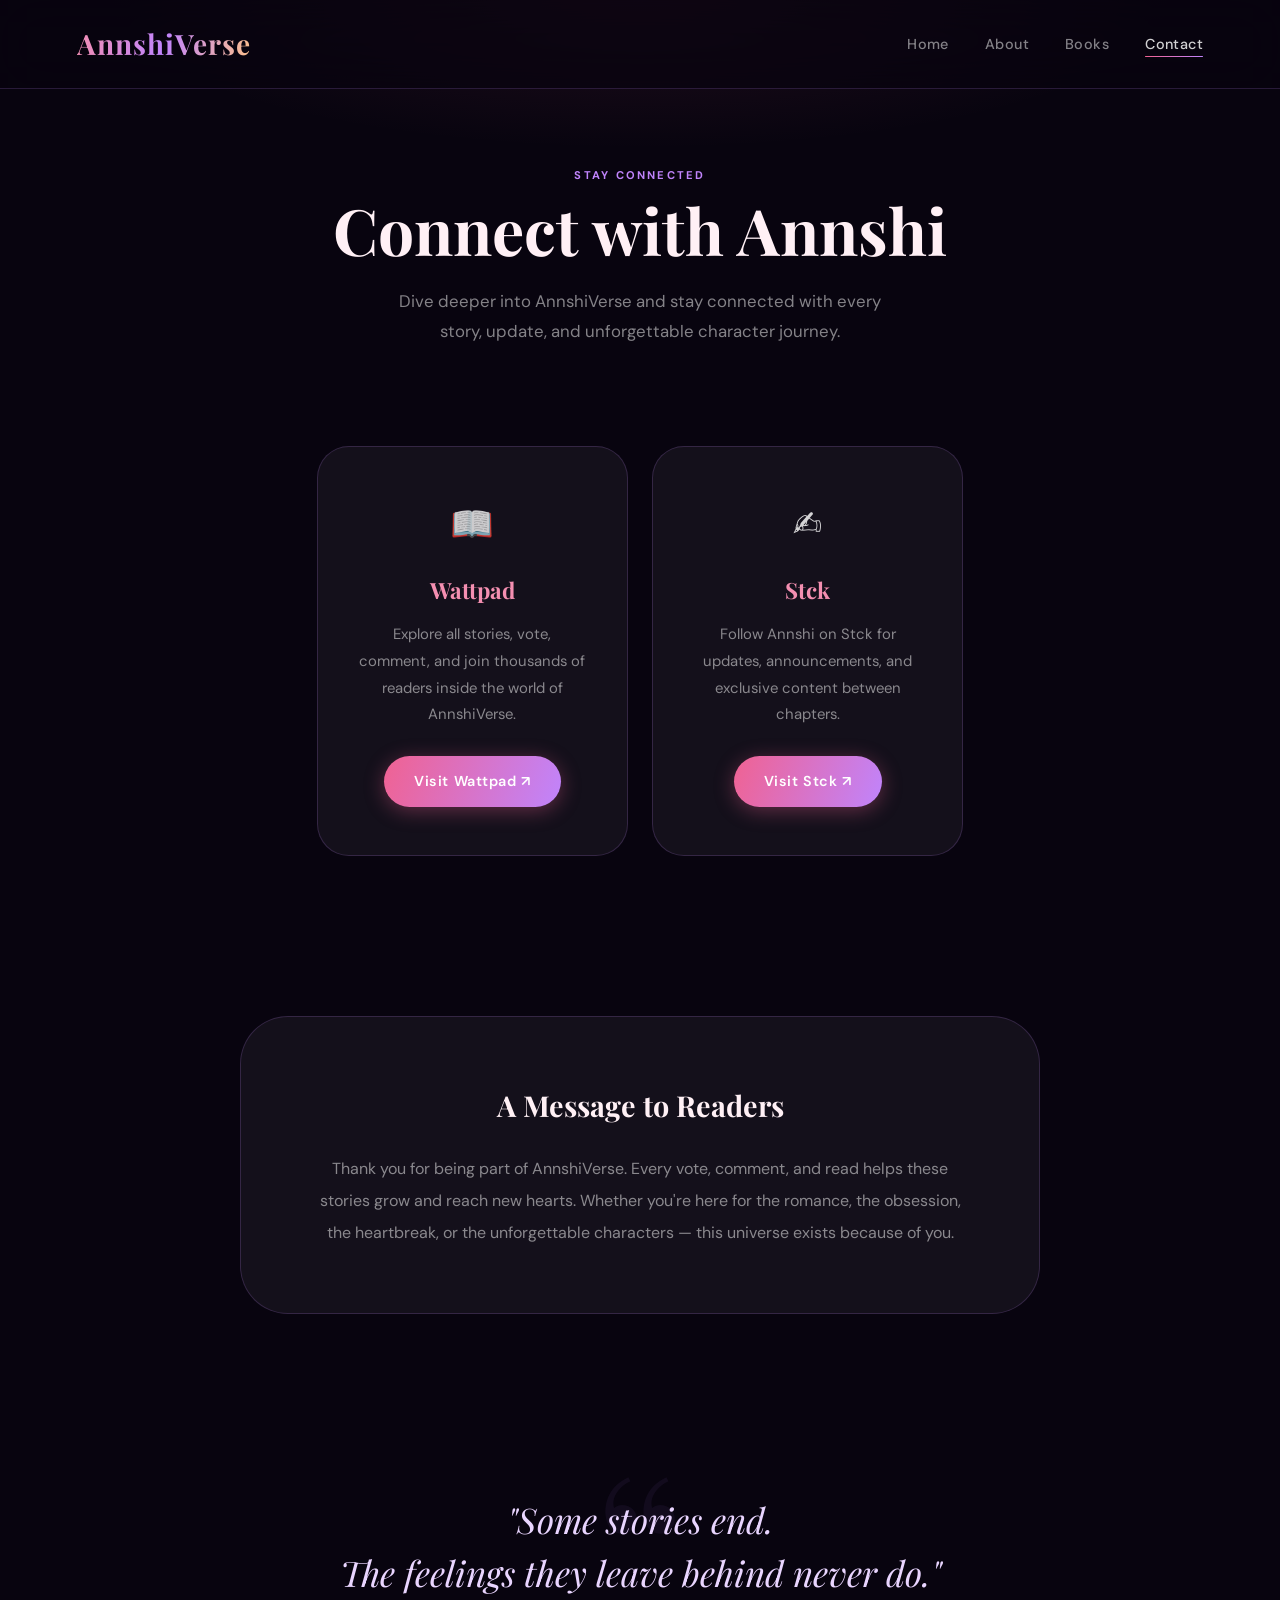
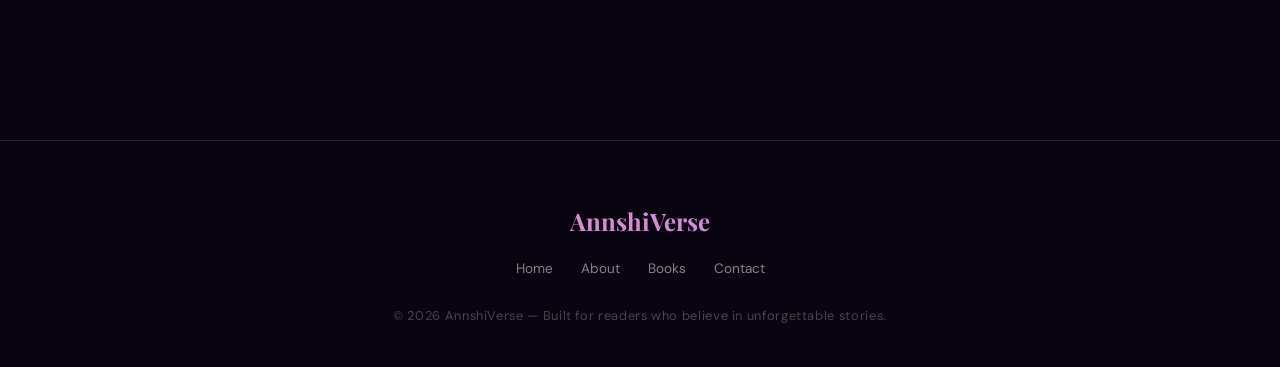
<file: contact.html>
<!DOCTYPE html>
<html lang="en">
<head>
  <meta charset="UTF-8">
  <meta name="viewport" content="width=device-width, initial-scale=1.0">
  <meta name="description" content="Connect with Annshi — follow AnnshiVerse on Wattpad and Stck for new stories and updates.">
  <title>Contact | AnnshiVerse</title>
  <link rel="stylesheet" href="style.css">
</head>
<body>

  <!-- NAVIGATION -->
  <nav id="navbar">
    <div class="logo">AnnshiVerse</div>
    <button class="nav-toggle" id="navToggle" aria-label="Toggle navigation">
      <span></span><span></span><span></span>
    </button>
    <ul id="navMenu">
      <li><a href="index.html">Home</a></li>
      <li><a href="about.html">About</a></li>
      <li><a href="books.html">Books</a></li>
      <li><a href="contact.html" class="active">Contact</a></li>
    </ul>
  </nav>

  <!-- CONTACT HERO -->
  <section class="contact-hero">
    <div class="contact-hero-inner">
      <span class="section-label reveal">Stay Connected</span>
      <h1 class="reveal" style="margin-top:8px;">Connect with Annshi</h1>
      <p class="reveal reveal-delay-1">
        Dive deeper into AnnshiVerse and stay connected with every story,
        update, and unforgettable character journey.
      </p>
    </div>
  </section>

  <!-- CONTACT CARDS -->
  <section class="contact-container">
    <div class="contact-card reveal reveal-delay-1">
      <div class="contact-icon">📖</div>
      <h2>Wattpad</h2>
      <p>
        Explore all stories, vote, comment, and join thousands
        of readers inside the world of AnnshiVerse.
      </p>
      <a href="https://www.wattpad.com/user/annshiik2"
         target="_blank"
         rel="noopener noreferrer"
         class="contact-btn">
        Visit Wattpad ↗
      </a>
    </div>

    <div class="contact-card reveal reveal-delay-2">
      <div class="contact-icon">✍️</div>
      <h2>Stck</h2>
      <p>
        Follow Annshi on Stck for updates,
        announcements, and exclusive content between chapters.
      </p>
      <a href="https://anshiik1.stck.me"
         target="_blank"
         rel="noopener noreferrer"
         class="contact-btn">
        Visit Stck ↗
      </a>
    </div>
  </section>

  <!-- READER MESSAGE -->
  <section class="reader-message">
    <div class="reader-message-box reveal">
      <h2>A Message to Readers</h2>
      <p>
        Thank you for being part of AnnshiVerse. Every vote, comment,
        and read helps these stories grow and reach new hearts.
        Whether you're here for the romance, the obsession,
        the heartbreak, or the unforgettable characters —
        this universe exists because of you.
      </p>
    </div>
  </section>

  <!-- CLOSING QUOTE -->
  <section class="quote-section reveal">
    <p class="quote-text">
      "Some stories end.<br>The feelings they leave behind never do."
    </p>
  </section>

  <!-- FOOTER -->
  <footer>
    <div class="footer-logo">AnnshiVerse</div>
    <ul class="footer-links">
      <li><a href="index.html">Home</a></li>
      <li><a href="about.html">About</a></li>
      <li><a href="books.html">Books</a></li>
      <li><a href="contact.html">Contact</a></li>
    </ul>
    <p>© 2026 AnnshiVerse — Built for readers who believe in unforgettable stories.</p>
  </footer>

  <script src="main.js"></script>
</body>
</html>
</file>
<file: style.css>
/* =============================================
   ANNSHIVERSE — Global Stylesheet
   Brand: Dreamy · Elegant · Dark Romance
   ============================================= */

/* ── GOOGLE FONTS ── */
@import url('https://fonts.googleapis.com/css2?family=Playfair+Display:ital,wght@0,400;0,600;0,700;1,400;1,600&family=DM+Sans:ital,wght@0,300;0,400;0,500;0,600;1,300&display=swap');

/* ── DESIGN TOKENS ── */
:root {
  --midnight:   #08040f;
  --deep-plum:  #130820;
  --plum:       #1e0d35;
  --rose:       #f06292;
  --rose-light: #f48fb1;
  --rose-glow:  rgba(240, 98, 146, 0.25);
  --lavender:   #c084fc;
  --lav-soft:   #e9d5ff;
  --lav-glow:   rgba(192, 132, 252, 0.2);
  --peach:      #fbbf8a;
  --blush:      #fff0f5;
  --white-80:   rgba(255, 255, 255, 0.82);
  --white-50:   rgba(255, 255, 255, 0.5);
  --white-20:   rgba(255, 255, 255, 0.08);
  --white-10:   rgba(255, 255, 255, 0.05);
  --border:     rgba(192, 132, 252, 0.18);
  --border-hover: rgba(240, 98, 146, 0.4);

  --ff-display: 'Playfair Display', Georgia, serif;
  --ff-body:    'DM Sans', system-ui, sans-serif;

  --radius-sm:  12px;
  --radius-md:  20px;
  --radius-lg:  32px;
  --radius-xl:  48px;

  --shadow-rose: 0 0 40px rgba(240, 98, 146, 0.3), 0 0 80px rgba(240, 98, 146, 0.12);
  --shadow-lav:  0 0 30px rgba(192, 132, 252, 0.2);
  --shadow-card: 0 8px 40px rgba(0, 0, 0, 0.4);

  --transition: 0.35s cubic-bezier(0.4, 0, 0.2, 1);
}

/* ── RESET ── */
*, *::before, *::after {
  margin: 0;
  padding: 0;
  box-sizing: border-box;
}

html {
  scroll-behavior: smooth;
  font-size: 16px;
}

body {
  font-family: var(--ff-body);
  background-color: var(--midnight);
  color: var(--white-80);
  overflow-x: hidden;
  line-height: 1.7;
  -webkit-font-smoothing: antialiased;
}

img { display: block; max-width: 100%; }

a { color: inherit; text-decoration: none; }

/* ── SCROLLBAR ── */
::-webkit-scrollbar { width: 6px; }
::-webkit-scrollbar-track { background: var(--midnight); }
::-webkit-scrollbar-thumb {
  background: linear-gradient(180deg, var(--rose), var(--lavender));
  border-radius: 99px;
}

/* ── SELECTION ── */
::selection {
  background: rgba(240, 98, 146, 0.3);
  color: var(--blush);
}

/* =============================================
   NAVIGATION
   ============================================= */
nav {
  position: fixed;
  top: 0;
  left: 0;
  right: 0;
  z-index: 1000;
  display: flex;
  justify-content: space-between;
  align-items: center;
  padding: 20px 6%;
  background: rgba(8, 4, 15, 0.7);
  backdrop-filter: blur(24px);
  -webkit-backdrop-filter: blur(24px);
  border-bottom: 1px solid var(--border);
  transition: padding var(--transition);
}

nav.scrolled {
  padding: 14px 6%;
}

.logo {
  font-family: var(--ff-display);
  font-size: 1.75rem;
  font-weight: 700;
  letter-spacing: 1px;
  background: linear-gradient(100deg, var(--rose-light), var(--lavender), var(--peach));
  -webkit-background-clip: text;
  -webkit-text-fill-color: transparent;
  background-clip: text;
}

nav ul {
  display: flex;
  gap: 36px;
  list-style: none;
}

nav a {
  font-size: 0.9rem;
  font-weight: 500;
  color: var(--white-50);
  letter-spacing: 0.03em;
  transition: color var(--transition);
  position: relative;
  padding-bottom: 4px;
}

nav a::after {
  content: '';
  position: absolute;
  bottom: 0;
  left: 0;
  width: 0;
  height: 1.5px;
  background: linear-gradient(90deg, var(--rose), var(--lavender));
  transition: width var(--transition);
  border-radius: 99px;
}

nav a:hover,
nav a.active {
  color: var(--white-80);
}

nav a:hover::after,
nav a.active::after {
  width: 100%;
}

/* Hamburger (mobile) */
.nav-toggle {
  display: none;
  flex-direction: column;
  gap: 5px;
  cursor: pointer;
  padding: 4px;
}

.nav-toggle span {
  display: block;
  width: 24px;
  height: 2px;
  background: var(--rose-light);
  border-radius: 99px;
  transition: var(--transition);
}

/* =============================================
   HERO — INDEX
   ============================================= */
.hero {
  min-height: 100vh;
  display: flex;
  flex-direction: column;
  justify-content: center;
  align-items: center;
  text-align: center;
  padding: 120px 6% 80px;
  position: relative;
  overflow: hidden;
}

/* Ambient orb backgrounds */
.hero::before,
.hero::after {
  content: '';
  position: absolute;
  border-radius: 50%;
  filter: blur(100px);
  pointer-events: none;
}

.hero::before {
  width: 600px;
  height: 600px;
  background: radial-gradient(circle, rgba(192, 132, 252, 0.15) 0%, transparent 70%);
  top: -100px;
  right: -100px;
}

.hero::after {
  width: 500px;
  height: 500px;
  background: radial-gradient(circle, rgba(240, 98, 146, 0.13) 0%, transparent 70%);
  bottom: -80px;
  left: -80px;
}

/* Floating particles canvas */
#particles-canvas {
  position: absolute;
  inset: 0;
  pointer-events: none;
  z-index: 0;
}

.hero-content {
  position: relative;
  z-index: 1;
  max-width: 820px;
}

/* Profile image */
.profile-img {
  width: 180px;
  height: 180px;
  border-radius: 50%;
  object-fit: cover;
  border: 2px solid rgba(240, 98, 146, 0.5);
  box-shadow: var(--shadow-rose);
  transition: transform var(--transition), box-shadow var(--transition);
}

.profile-img:hover {
  transform: scale(1.04);
  box-shadow: 0 0 60px rgba(240, 98, 146, 0.45), 0 0 120px rgba(240, 98, 146, 0.15);
}

/* Eyebrow label */
.hero-eyebrow {
  display: inline-block;
  font-size: 0.75rem;
  font-weight: 600;
  letter-spacing: 0.18em;
  text-transform: uppercase;
  color: var(--lavender);
  margin-top: 32px;
  margin-bottom: 12px;
  opacity: 0;
  transform: translateY(12px);
  animation: fadeUp 0.7s 0.3s forwards;
}

.hero h1 {
  font-family: var(--ff-display);
  font-size: clamp(2.8rem, 6vw, 5.2rem);
  font-weight: 700;
  line-height: 1.12;
  color: var(--blush);
  opacity: 0;
  transform: translateY(16px);
  animation: fadeUp 0.7s 0.5s forwards;
}

.hero h1 em {
  font-style: italic;
  background: linear-gradient(100deg, var(--rose-light), var(--lavender));
  -webkit-background-clip: text;
  -webkit-text-fill-color: transparent;
  background-clip: text;
}

.tagline {
  font-family: var(--ff-display);
  font-style: italic;
  font-size: clamp(1rem, 2vw, 1.25rem);
  color: var(--rose-light);
  margin-top: 20px;
  opacity: 0;
  transform: translateY(12px);
  animation: fadeUp 0.7s 0.7s forwards;
}

.description {
  font-size: 1rem;
  color: var(--white-50);
  max-width: 620px;
  margin: 20px auto 0;
  line-height: 1.9;
  opacity: 0;
  transform: translateY(12px);
  animation: fadeUp 0.7s 0.85s forwards;
}

.hero-buttons {
  display: flex;
  justify-content: center;
  gap: 16px;
  flex-wrap: wrap;
  margin-top: 40px;
  opacity: 0;
  transform: translateY(12px);
  animation: fadeUp 0.7s 1s forwards;
}

/* Scroll indicator */
.scroll-hint {
  position: absolute;
  bottom: 36px;
  left: 50%;
  transform: translateX(-50%);
  display: flex;
  flex-direction: column;
  align-items: center;
  gap: 8px;
  color: var(--white-50);
  font-size: 0.7rem;
  letter-spacing: 0.12em;
  text-transform: uppercase;
  z-index: 1;
  opacity: 0;
  animation: fadeUp 0.7s 1.3s forwards;
}

.scroll-hint-line {
  width: 1px;
  height: 48px;
  background: linear-gradient(to bottom, var(--lavender), transparent);
  animation: scrollPulse 2s infinite;
}

/* =============================================
   BUTTONS
   ============================================= */
.btn,
.btn-secondary,
.read-btn,
.contact-btn {
  display: inline-flex;
  align-items: center;
  gap: 8px;
  padding: 13px 30px;
  border-radius: 99px;
  font-family: var(--ff-body);
  font-size: 0.9rem;
  font-weight: 600;
  letter-spacing: 0.04em;
  cursor: pointer;
  transition: transform var(--transition), box-shadow var(--transition), background var(--transition);
  border: none;
  white-space: nowrap;
}

.btn,
.read-btn,
.contact-btn {
  background: linear-gradient(110deg, var(--rose), var(--lavender));
  color: white;
  box-shadow: 0 4px 20px rgba(240, 98, 146, 0.35);
}

.btn:hover,
.read-btn:hover,
.contact-btn:hover {
  transform: translateY(-3px);
  box-shadow: 0 8px 32px rgba(240, 98, 146, 0.5), 0 0 0 1px rgba(240, 98, 146, 0.2);
}

.btn-secondary {
  background: transparent;
  color: var(--white-80);
  border: 1.5px solid var(--border-hover);
}

.btn-secondary:hover {
  background: rgba(240, 98, 146, 0.1);
  border-color: var(--rose-light);
  transform: translateY(-3px);
}

/* =============================================
   GLASS CARD — shared component
   ============================================= */
.glass {
  background: var(--white-10);
  backdrop-filter: blur(20px);
  -webkit-backdrop-filter: blur(20px);
  border: 1px solid var(--border);
  border-radius: var(--radius-lg);
  transition: border-color var(--transition), transform var(--transition), box-shadow var(--transition);
}

.glass:hover {
  border-color: rgba(240, 98, 146, 0.25);
  box-shadow: var(--shadow-card);
}

/* =============================================
   STATS SECTION
   ============================================= */
.stats {
  display: flex;
  justify-content: center;
  flex-wrap: wrap;
  gap: 20px;
  padding: 80px 6%;
}

.stat-card {
  background: var(--white-10);
  backdrop-filter: blur(20px);
  border: 1px solid var(--border);
  border-radius: var(--radius-md);
  padding: 36px 48px;
  text-align: center;
  min-width: 200px;
  transition: border-color var(--transition), transform var(--transition);
}

.stat-card:hover {
  border-color: var(--border-hover);
  transform: translateY(-4px);
}

.stat-card h2 {
  font-family: var(--ff-display);
  font-size: 3rem;
  font-weight: 700;
  background: linear-gradient(135deg, var(--rose-light), var(--lavender));
  -webkit-background-clip: text;
  -webkit-text-fill-color: transparent;
  background-clip: text;
  line-height: 1;
}

.stat-card p {
  font-size: 0.85rem;
  font-weight: 500;
  letter-spacing: 0.08em;
  text-transform: uppercase;
  color: var(--white-50);
  margin-top: 8px;
}

/* =============================================
   QUOTE SECTION
   ============================================= */
.quote-section {
  padding: 100px 6%;
  text-align: center;
  position: relative;
}

.quote-section::before {
  content: '\201C';
  position: absolute;
  top: 40px;
  left: 50%;
  transform: translateX(-50%);
  font-family: var(--ff-display);
  font-size: 14rem;
  color: rgba(192, 132, 252, 0.06);
  line-height: 1;
  pointer-events: none;
  user-select: none;
}

.quote-text {
  font-family: var(--ff-display);
  font-style: italic;
  font-size: clamp(1.5rem, 3vw, 2.2rem);
  color: var(--lav-soft);
  line-height: 1.5;
  max-width: 800px;
  margin: 0 auto;
  position: relative;
}

.quote-author {
  font-size: 0.85rem;
  letter-spacing: 0.1em;
  text-transform: uppercase;
  color: var(--rose-light);
  margin-top: 24px;
}

/* =============================================
   SECTION HEADING — shared
   ============================================= */
.section-label {
  font-size: 0.7rem;
  font-weight: 700;
  letter-spacing: 0.2em;
  text-transform: uppercase;
  color: var(--lavender);
  margin-bottom: 12px;
}

.section-title {
  font-family: var(--ff-display);
  font-size: clamp(2rem, 4vw, 3rem);
  font-weight: 700;
  color: var(--blush);
  line-height: 1.2;
}

.section-subtitle {
  font-size: 1rem;
  color: var(--white-50);
  max-width: 560px;
  margin: 16px auto 0;
  line-height: 1.8;
}

/* =============================================
   ABOUT PAGE
   ============================================= */
.about-hero {
  min-height: 100vh;
  display: flex;
  align-items: center;
  justify-content: center;
  padding: 120px 6% 80px;
  text-align: center;
  position: relative;
  overflow: hidden;
}

.about-hero::before {
  content: '';
  position: absolute;
  inset: 0;
  background:
    radial-gradient(ellipse 60% 50% at 50% 20%, rgba(192, 132, 252, 0.12) 0%, transparent 60%),
    radial-gradient(ellipse 40% 40% at 80% 80%, rgba(240, 98, 146, 0.1) 0%, transparent 60%);
  pointer-events: none;
}

.about-hero-inner {
  position: relative;
  z-index: 1;
  max-width: 800px;
}

.about-hero .profile-img {
  width: 200px;
  height: 200px;
  margin: 0 auto 32px;
}

.about-intro-text {
  font-size: 1.05rem;
  color: var(--white-50);
  line-height: 2;
  margin-top: 24px;
}

.about-intro-text + .about-intro-text {
  margin-top: 16px;
}

/* Writing style cards */
.style-section {
  padding: 100px 6%;
  text-align: center;
}

.style-grid {
  display: grid;
  grid-template-columns: repeat(3, 1fr);
  gap: 24px;
  margin-top: 56px;
  max-width: 1100px;
  margin-left: auto;
  margin-right: auto;
}

.style-card {
  background: var(--white-10);
  border: 1px solid var(--border);
  border-radius: var(--radius-md);
  padding: 40px 32px;
  text-align: left;
  transition: border-color var(--transition), transform var(--transition), box-shadow var(--transition);
  position: relative;
  overflow: hidden;
}

.style-card::before {
  content: '';
  position: absolute;
  top: 0;
  left: 0;
  right: 0;
  height: 2px;
  background: linear-gradient(90deg, var(--rose), var(--lavender));
  opacity: 0;
  transition: opacity var(--transition);
}

.style-card:hover {
  border-color: rgba(240, 98, 146, 0.3);
  transform: translateY(-6px);
  box-shadow: 0 12px 40px rgba(0, 0, 0, 0.35);
}

.style-card:hover::before {
  opacity: 1;
}

.style-card-icon {
  font-size: 2rem;
  margin-bottom: 20px;
}

.style-card h3 {
  font-family: var(--ff-display);
  font-size: 1.3rem;
  font-weight: 700;
  color: var(--rose-light);
  margin-bottom: 12px;
}

.style-card p {
  font-size: 0.95rem;
  color: var(--white-50);
  line-height: 1.8;
}

/* Philosophy */
.philosophy-section {
  padding: 100px 6%;
  display: flex;
  justify-content: center;
}

.philosophy-box {
  background: var(--white-10);
  border: 1px solid var(--border);
  border-radius: var(--radius-xl);
  padding: 64px 72px;
  max-width: 800px;
  text-align: center;
  position: relative;
}

.philosophy-box::before {
  content: '';
  position: absolute;
  inset: -1px;
  border-radius: var(--radius-xl);
  background: linear-gradient(135deg, rgba(240, 98, 146, 0.2), rgba(192, 132, 252, 0.2));
  z-index: -1;
}

.philosophy-box .big-quote {
  font-family: var(--ff-display);
  font-style: italic;
  font-size: clamp(1.3rem, 2.5vw, 1.8rem);
  color: var(--lav-soft);
  line-height: 1.6;
}

/* Journey / Timeline */
.journey-section {
  padding: 100px 6%;
  text-align: center;
}

.timeline {
  display: grid;
  grid-template-columns: repeat(3, 1fr);
  gap: 0;
  margin-top: 56px;
  max-width: 1100px;
  margin-left: auto;
  margin-right: auto;
  position: relative;
}

.timeline::before {
  content: '';
  position: absolute;
  top: 40px;
  left: 16.67%;
  right: 16.67%;
  height: 1px;
  background: linear-gradient(90deg, transparent, var(--rose), var(--lavender), transparent);
}

.timeline-item {
  padding: 0 32px;
  text-align: center;
}

.timeline-dot {
  width: 16px;
  height: 16px;
  border-radius: 50%;
  background: linear-gradient(135deg, var(--rose), var(--lavender));
  margin: 32px auto 24px;
  box-shadow: 0 0 20px rgba(240, 98, 146, 0.5);
  position: relative;
  z-index: 1;
}

.timeline-item h3 {
  font-family: var(--ff-display);
  font-size: 1.2rem;
  color: var(--rose-light);
  margin-bottom: 12px;
}

.timeline-item p {
  font-size: 0.92rem;
  color: var(--white-50);
  line-height: 1.8;
}

/* =============================================
   BOOKS PAGE
   ============================================= */
.books-header {
  padding: 160px 6% 80px;
  text-align: center;
  position: relative;
  overflow: hidden;
}

.books-header::before {
  content: '';
  position: absolute;
  inset: 0;
  background: radial-gradient(ellipse 70% 60% at 50% 0%, rgba(192, 132, 252, 0.1) 0%, transparent 70%);
  pointer-events: none;
}

.books-header-inner {
  position: relative;
  z-index: 1;
}

.books-header h1 {
  font-family: var(--ff-display);
  font-size: clamp(2.5rem, 5vw, 4.2rem);
  color: var(--blush);
  line-height: 1.1;
}

.books-header p {
  font-size: 1.05rem;
  color: var(--white-50);
  max-width: 540px;
  margin: 20px auto 0;
  line-height: 1.8;
}

.books-container {
  padding: 40px 6% 100px;
  max-width: 1200px;
  margin: 0 auto;
}

.book-card {
  display: grid;
  grid-template-columns: 280px 1fr;
  gap: 56px;
  background: var(--white-10);
  border: 1px solid var(--border);
  border-radius: var(--radius-lg);
  padding: 48px;
  margin-bottom: 40px;
  transition: border-color var(--transition), transform var(--transition), box-shadow var(--transition);
  position: relative;
  overflow: hidden;
}

.book-card::before {
  content: '';
  position: absolute;
  left: 0;
  top: 0;
  bottom: 0;
  width: 3px;
  background: linear-gradient(to bottom, var(--rose), var(--lavender));
  opacity: 0;
  transition: opacity var(--transition);
}

.book-card:hover {
  border-color: rgba(240, 98, 146, 0.3);
  transform: translateY(-4px);
  box-shadow: 0 20px 60px rgba(0, 0, 0, 0.4);
}

.book-card:hover::before {
  opacity: 1;
}

.book-img-wrap {
  position: relative;
}

.book-img-wrap img {
  width: 100%;
  border-radius: var(--radius-md);
  aspect-ratio: 2/3;
  object-fit: cover;
  box-shadow: 0 12px 40px rgba(0, 0, 0, 0.5);
  transition: transform var(--transition);
}

.book-card:hover .book-img-wrap img {
  transform: scale(1.02) rotate(1deg);
}

.book-content {
  display: flex;
  flex-direction: column;
  justify-content: center;
}

.book-number {
  font-size: 0.7rem;
  font-weight: 700;
  letter-spacing: 0.2em;
  text-transform: uppercase;
  color: var(--lavender);
  margin-bottom: 12px;
}

.book-content h2 {
  font-family: var(--ff-display);
  font-size: clamp(1.6rem, 2.5vw, 2.2rem);
  color: var(--blush);
  line-height: 1.2;
  margin-bottom: 20px;
}

.book-content p {
  font-size: 0.96rem;
  color: var(--white-50);
  line-height: 1.9;
  margin-bottom: 32px;
}

/* =============================================
   CONTACT PAGE
   ============================================= */
.contact-hero {
  padding: 160px 6% 80px;
  text-align: center;
  position: relative;
  overflow: hidden;
}

.contact-hero::before {
  content: '';
  position: absolute;
  inset: 0;
  background: radial-gradient(ellipse 60% 50% at 50% 0%, rgba(240, 98, 146, 0.1) 0%, transparent 70%);
  pointer-events: none;
}

.contact-hero-inner {
  position: relative;
  z-index: 1;
}

.contact-hero h1 {
  font-family: var(--ff-display);
  font-size: clamp(2.5rem, 5vw, 4rem);
  color: var(--blush);
  line-height: 1.1;
}

.contact-hero p {
  font-size: 1.05rem;
  color: var(--white-50);
  max-width: 520px;
  margin: 20px auto 0;
  line-height: 1.8;
}

.contact-container {
  display: grid;
  grid-template-columns: repeat(2, 1fr);
  gap: 24px;
  max-width: 800px;
  margin: 0 auto;
  padding: 20px 6% 80px;
}

.contact-card {
  background: var(--white-10);
  border: 1px solid var(--border);
  border-radius: var(--radius-lg);
  padding: 48px 40px;
  text-align: center;
  transition: border-color var(--transition), transform var(--transition);
}

.contact-card:hover {
  border-color: rgba(240, 98, 146, 0.35);
  transform: translateY(-6px);
}

.contact-icon {
  font-size: 2.2rem;
  margin-bottom: 16px;
}

.contact-card h2 {
  font-family: var(--ff-display);
  font-size: 1.4rem;
  color: var(--rose-light);
  margin-bottom: 12px;
}

.contact-card p {
  font-size: 0.93rem;
  color: var(--white-50);
  line-height: 1.8;
  margin-bottom: 28px;
}

.reader-message {
  padding: 80px 6%;
  display: flex;
  justify-content: center;
}

.reader-message-box {
  background: var(--white-10);
  border: 1px solid var(--border);
  border-radius: var(--radius-xl);
  padding: 64px 72px;
  max-width: 800px;
  text-align: center;
  width: 100%;
}

.reader-message-box h2 {
  font-family: var(--ff-display);
  font-size: 1.8rem;
  color: var(--blush);
  margin-bottom: 24px;
}

.reader-message-box p {
  font-size: 1rem;
  color: var(--white-50);
  line-height: 2;
}

/* =============================================
   FOOTER
   ============================================= */
footer {
  text-align: center;
  padding: 60px 6% 40px;
  border-top: 1px solid var(--border);
  margin-top: 40px;
}

.footer-logo {
  font-family: var(--ff-display);
  font-size: 1.5rem;
  font-weight: 700;
  background: linear-gradient(100deg, var(--rose-light), var(--lavender));
  -webkit-background-clip: text;
  -webkit-text-fill-color: transparent;
  background-clip: text;
  margin-bottom: 12px;
}

.footer-links {
  display: flex;
  justify-content: center;
  gap: 28px;
  list-style: none;
  margin-bottom: 24px;
}

.footer-links a {
  font-size: 0.85rem;
  color: var(--white-50);
  transition: color var(--transition);
}

.footer-links a:hover {
  color: var(--rose-light);
}

footer p {
  font-size: 0.8rem;
  color: rgba(255, 255, 255, 0.25);
  letter-spacing: 0.05em;
}

/* =============================================
   SCROLL REVEAL
   ============================================= */
.reveal {
  opacity: 0;
  transform: translateY(24px);
  transition: opacity 0.7s ease, transform 0.7s ease;
}

.reveal.visible {
  opacity: 1;
  transform: none;
}

.reveal-delay-1 { transition-delay: 0.1s; }
.reveal-delay-2 { transition-delay: 0.2s; }
.reveal-delay-3 { transition-delay: 0.3s; }
.reveal-delay-4 { transition-delay: 0.4s; }

/* =============================================
   ANIMATIONS
   ============================================= */
@keyframes fadeUp {
  to {
    opacity: 1;
    transform: translateY(0);
  }
}

@keyframes scrollPulse {
  0%, 100% { opacity: 0.3; }
  50%       { opacity: 0.8; }
}

@keyframes float {
  0%, 100% { transform: translateY(0); }
  50%       { transform: translateY(-12px); }
}

/* Reduced motion */
@media (prefers-reduced-motion: reduce) {
  *, *::before, *::after {
    animation-duration: 0.01ms !important;
    transition-duration: 0.01ms !important;
  }
}

/* =============================================
   RESPONSIVE
   ============================================= */

/* Tablet */
@media (max-width: 1024px) {
  .style-grid {
    grid-template-columns: repeat(2, 1fr);
  }

  .timeline {
    grid-template-columns: 1fr;
  }

  .timeline::before { display: none; }

  .timeline-dot {
    margin: 0 auto 20px;
  }

  .timeline-item {
    padding: 32px;
    text-align: left;
    display: flex;
    gap: 24px;
    align-items: flex-start;
  }

  .timeline-item .timeline-dot {
    flex-shrink: 0;
    margin: 4px 0 0;
  }

  .book-card {
    grid-template-columns: 220px 1fr;
    gap: 36px;
    padding: 36px;
  }

  .philosophy-box,
  .reader-message-box {
    padding: 48px 40px;
  }
}

/* Mobile */
@media (max-width: 768px) {
  nav {
    flex-direction: row;
    flex-wrap: wrap;
    padding: 18px 5%;
  }

  .nav-toggle { display: flex; }

  nav ul {
    width: 100%;
    flex-direction: column;
    gap: 16px;
    max-height: 0;
    overflow: hidden;
    transition: max-height 0.4s ease, padding 0.4s ease;
    padding: 0;
  }

  nav ul.open {
    max-height: 300px;
    padding: 20px 0 8px;
  }

  .hero { padding: 110px 5% 70px; }
  .profile-img { width: 140px; height: 140px; }

  .style-grid { grid-template-columns: 1fr; }

  .book-card {
    grid-template-columns: 1fr;
    gap: 28px;
    padding: 28px;
  }

  .book-img-wrap img {
    width: 200px;
    margin: 0 auto;
    aspect-ratio: 2/3;
  }

  .book-content { text-align: center; }

  .contact-container {
    grid-template-columns: 1fr;
  }

  .philosophy-box,
  .reader-message-box {
    padding: 40px 28px;
  }

  .timeline-item { flex-direction: column; gap: 12px; text-align: center; }
  .timeline-item .timeline-dot { margin: 0 auto; }

  .stats { padding: 60px 5%; }
  .stat-card { min-width: 140px; padding: 28px 32px; }
}
</file>
